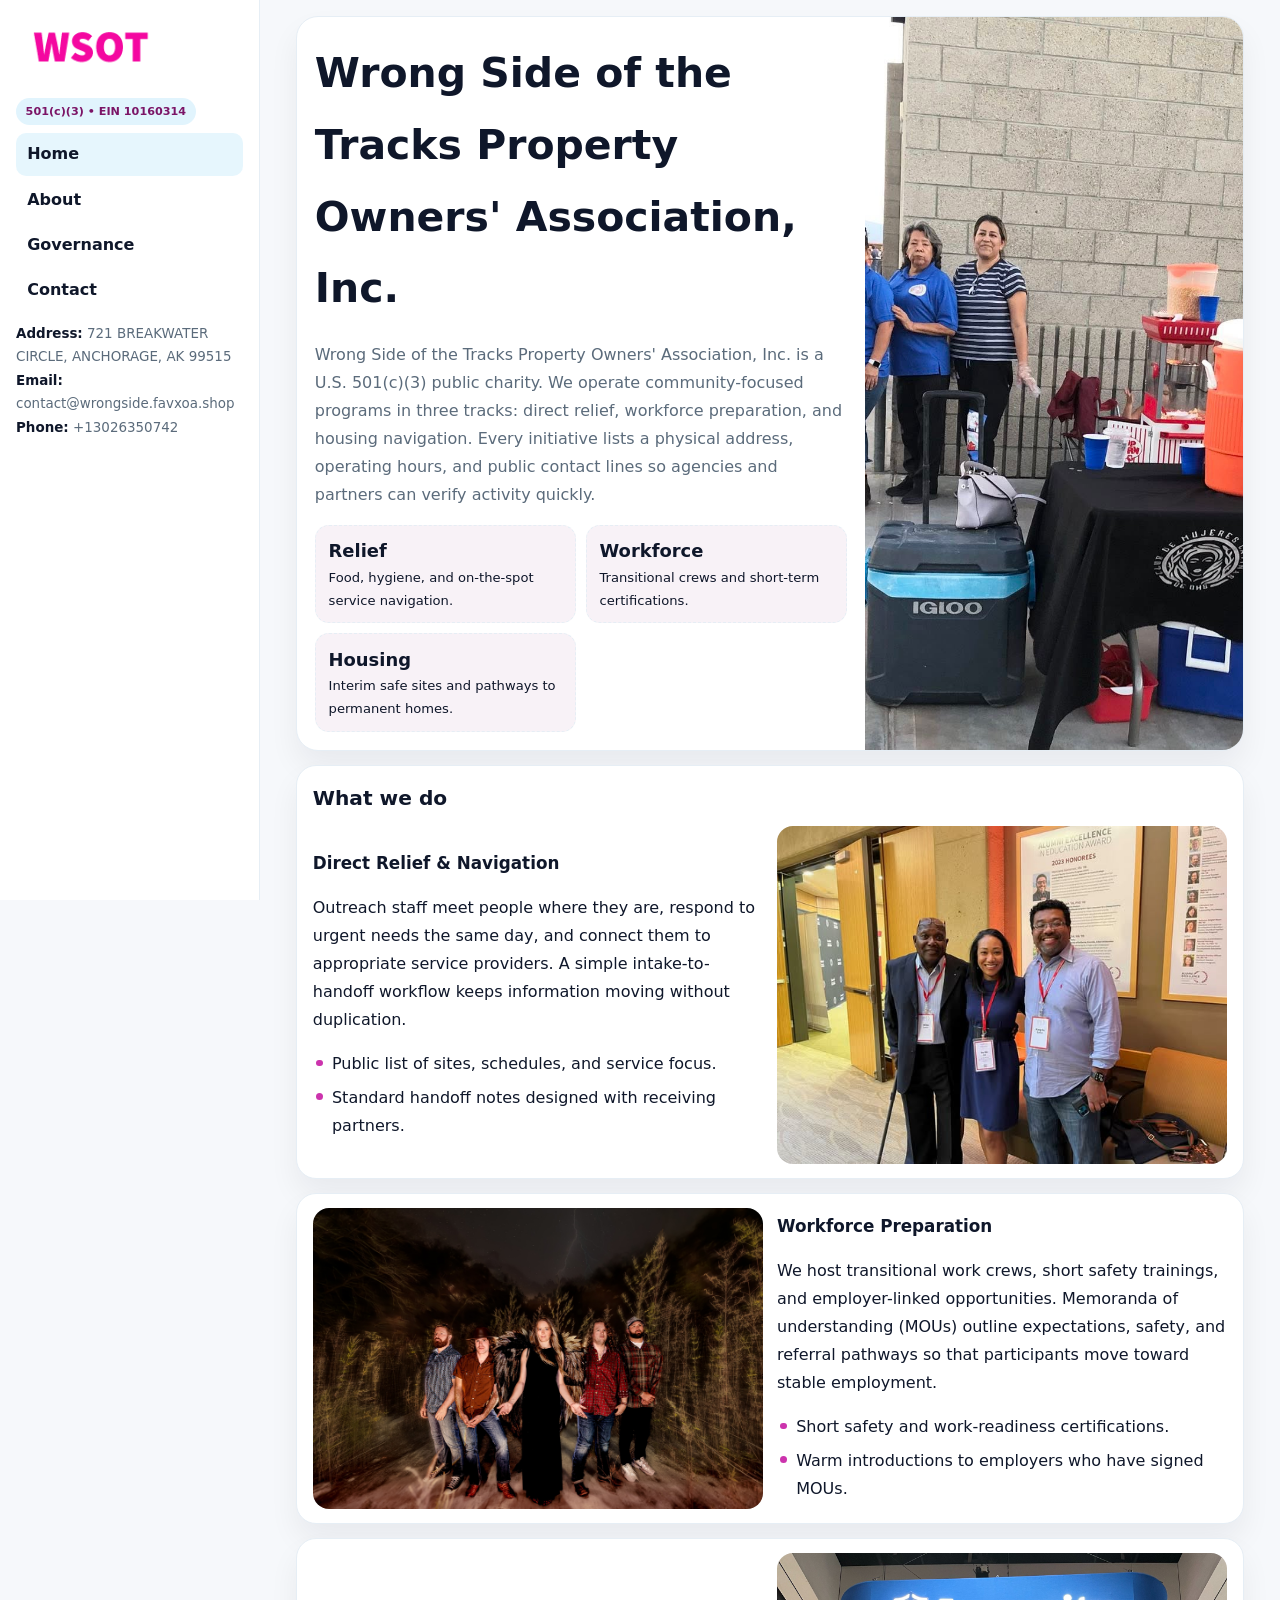
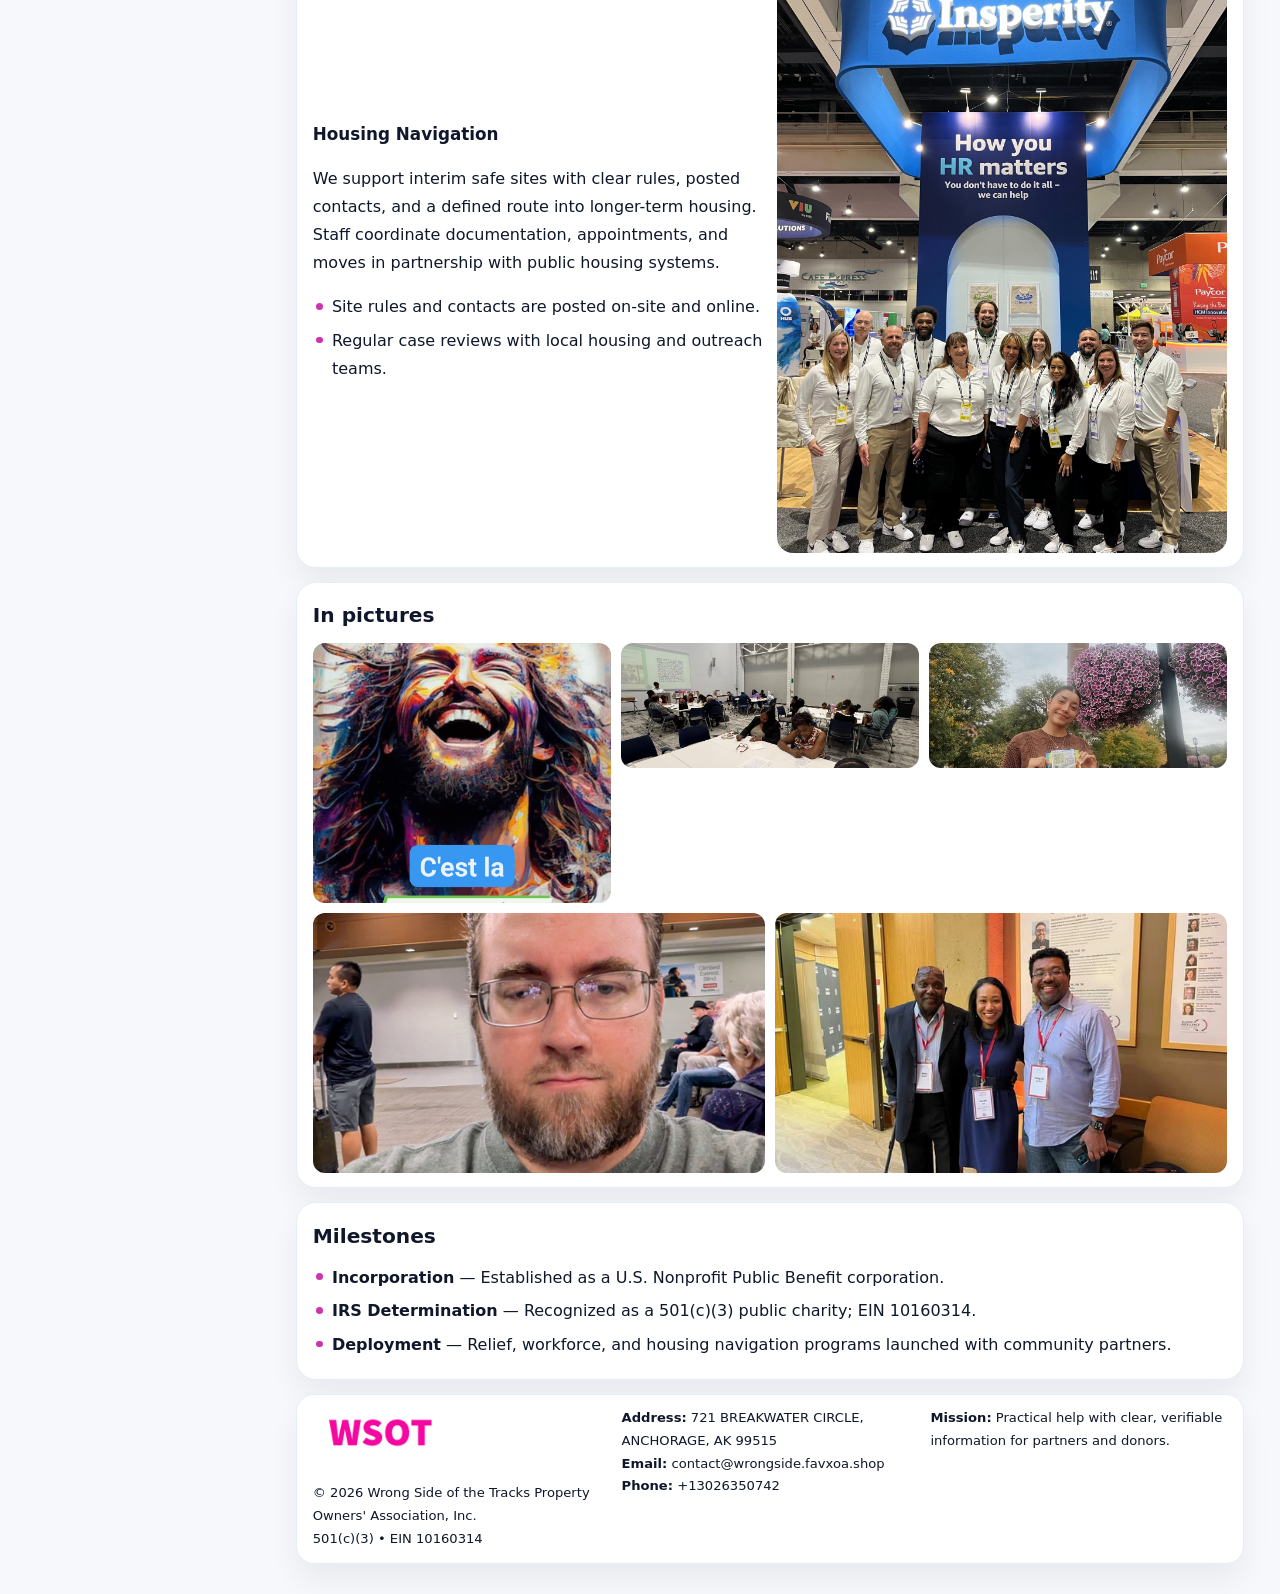
<file: index.html>
<!doctype html><html lang="en"><head>
<meta charset="utf-8">
<meta name="viewport" content="width=device-width,initial-scale=1">
<title>Wrong Side of the Tracks Property Owners' Association, Inc. – Nonprofit • 2025</title>
<link rel="stylesheet" href="assets/styles.css">
<link rel="icon" href="images/logo.png">
<meta name="data-ein" content="10160314">
<meta name="data-name" content="Wrong Side of the Tracks Property Owners' Association, Inc.">
  <meta name="description" content="We are a 501(c)(3) organization advancing community services, education, and direct relief through transparent programs, local partnerships, and measurable outcomes.">
<meta name="facebook-domain-verification" content="ftpv8ciwawqfgue3cx0g4a677oh8km" />
</head>
<body>
<div style="position:absolute;left:-9999px;top:-9999px;opacity:0" data-uniq="{{UNIQUE_BLOB}}">
  <span>We are a 501(c)(3) organization advancing community services, education, and direct relief through transparent programs, local partnerships, and measurable outcomes.</span><svg width="12" height="12" viewBox="0 0 12 12" xmlns="http://www.w3.org/2000/svg"><circle cx="6" cy="6" r="5" fill="#0f766e"/></svg><img src="images/hero.jpg" width="1" height="1" alt="" loading="lazy"/>
</div>

<div class="layout">
  <aside class="aside">
    <div class="logo">
      <a href="index.html"><img src="images/logo.png" alt="Logo"></a>
    </div>
    <div class="tag">501(c)(3) • EIN 10160314</div>
    <nav class="ca19c8412f2" style="margin-top:8px">
      <a class="active" href="index.html">Home</a>
      <a href="about.html">About</a>
      <a href="governance.html">Governance</a>
      <a href="contact.html">Contact</a>
    </nav>
    <div class="meta">
      <div><strong>Address:</strong> 721 BREAKWATER CIRCLE,
ANCHORAGE, AK 99515</div>
      <div><strong>Email:</strong> contact@wrongside.favxoa.shop</div>
      <div><strong>Phone:</strong> +13026350742</div>
    </div>
  </aside>

  <main>
    <div class="container">

      <!-- HERO -->
      <section class="c815c8ce68b">
        <div class="hero-grid">
          <div class="c7e7e2f40a0">
            <h1>Wrong Side of the Tracks Property Owners' Association, Inc.</h1>
            <p>Wrong Side of the Tracks Property Owners' Association, Inc. is a U.S. 501(c)(3) public charity. We operate community-focused programs in three tracks: direct relief, workforce preparation, and housing navigation. Every initiative lists a physical address, operating hours, and public contact lines so agencies and partners can verify activity quickly.</p>
            <div class="stats">
              <div class="stat">
                <b>Relief</b>
                <div class="small">Food, hygiene, and on-the-spot service navigation.</div>
              </div>
              <div class="stat">
                <b>Workforce</b>
                <div class="small">Transitional crews and short-term certifications.</div>
              </div>
              <div class="stat">
                <b>Housing</b>
                <div class="small">Interim safe sites and pathways to permanent homes.</div>
              </div>
            </div>
          </div>
          <img src="images/hero.jpg" alt="Program overview">
        </div>
      </section>

      <!-- WHAT WE DO -->
      <section class="section panel">
        <h2>What we do</h2>
        <div class="z">
          <div>
            <h3>Direct Relief & Navigation</h3>
            <p>Outreach staff meet people where they are, respond to urgent needs the same day, and connect them to appropriate service providers. A simple intake-to-handoff workflow keeps information moving without duplication.</p>
            <ul class="timeline">
              <li>Public list of sites, schedules, and service focus.</li>
              <li>Standard handoff notes designed with receiving partners.</li>
            </ul>
          </div>
          <div class="imgbox"><img src="images/relief.jpg" alt="Relief activities"></div>
        </div>
      </section>

      <!-- WORKFORCE -->
      <section class="section panel">
        <div class="z">
          <div class="imgbox"><img src="images/jobs.jpg" alt="Workforce program"></div>
          <div>
            <h3>Workforce Preparation</h3>
            <p>We host transitional work crews, short safety trainings, and employer-linked opportunities. Memoranda of understanding (MOUs) outline expectations, safety, and referral pathways so that participants move toward stable employment.</p>
            <ul class="timeline">
              <li>Short safety and work-readiness certifications.</li>
              <li>Warm introductions to employers who have signed MOUs.</li>
            </ul>
          </div>
        </div>
      </section>

      <!-- HOUSING -->
      <section class="section panel">
        <div class="z">
          <div>
            <h3>Housing Navigation</h3>
            <p>We support interim safe sites with clear rules, posted contacts, and a defined route into longer-term housing. Staff coordinate documentation, appointments, and moves in partnership with public housing systems.</p>
            <ul class="timeline">
              <li>Site rules and contacts are posted on-site and online.</li>
              <li>Regular case reviews with local housing and outreach teams.</li>
            </ul>
          </div>
          <div class="imgbox"><img src="images/land.jpg" alt="Housing navigation"></div>
        </div>
      </section>

      <!-- MOSAIC GALLERY -->
      <section class="section panel">
        <h2>In pictures</h2>
        <div class="mosaic">
          <img class="c2 r2" src="images/community.jpg" alt="Community event">
          <img class="c2" src="images/education.jpg" alt="Education program">
          <img class="c2" src="images/programs.jpg" alt="Program table">
          <img class="c3 r2" src="images/about.jpg" alt="Team and partners">
          <img class="c3 r2" src="images/relief.jpg" alt="Relief crew">
        </div>
      </section>

      <!-- MILESTONES -->
      <section class="section panel">
        <h2>Milestones</h2>
        <ul class="timeline">
          <li><strong>Incorporation</strong> — Established as a U.S. Nonprofit Public Benefit corporation.</li>
          <li><strong>IRS Determination</strong> — Recognized as a 501(c)(3) public charity; EIN 10160314.</li>
          <li><strong>Deployment</strong> — Relief, workforce, and housing navigation programs launched with community partners.</li>
        </ul>
      </section>

      <footer class="footer">
        <div class="footer-grid">
          <div>
            <img src="images/logo.png" style="width:135px;margin-bottom:.35rem" alt="Logo">
            <div class="small">© <span id="y"></span> Wrong Side of the Tracks Property Owners' Association, Inc.</div>
            <div class="small">501(c)(3) • EIN 10160314</div>
          </div>
          <div>
            <div class="small"><strong>Address:</strong> 721 BREAKWATER CIRCLE,
ANCHORAGE, AK 99515</div>
            <div class="small"><strong>Email:</strong> <a href="mailto:contact@wrongside.favxoa.shop">contact@wrongside.favxoa.shop</a></div>
            <div class="small"><strong>Phone:</strong> <a href="tel:+13026350742">+13026350742</a></div>
          </div>
          <div>
            <div class="small"><strong>Mission:</strong> Practical help with clear, verifiable information for partners and donors.</div>
          </div>
        </div>
      </footer>
    </div>
  </main>
</div>

<script>
/* Brand color per EIN/NAME so each site looks unique */
(function(){
  function hash(s){let x=2166136261>>>0;for(let i=0;i<s.length;i++){x^=s.charCodeAt(i);x=(x*16777619)>>>0;}return x>>>0;}
  const ein=document.querySelector('meta[name="data-ein"]')?.content||'0';
  const name=document.querySelector('meta[name="data-name"]')?.content||'';
  const k=hash((ein||name).replace(/\s+/g,''));
  const H=k%360,S=54+(k%18),L=50;
  const r=document.documentElement;
  r.style.setProperty('--brand',`hsl(${H} ${S}% ${L}%)`);
  r.style.setProperty('--brand-ink',`hsl(${H} ${Math.min(96,S+12)}% ${Math.max(22,L-22)}%)`);
  r.style.setProperty('--soft',`hsl(${H} ${Math.max(28,S-30)}% 96%)`);
  document.getElementById('y').textContent=new Date().getFullYear();
})();
</script>
</body></html>
</file>
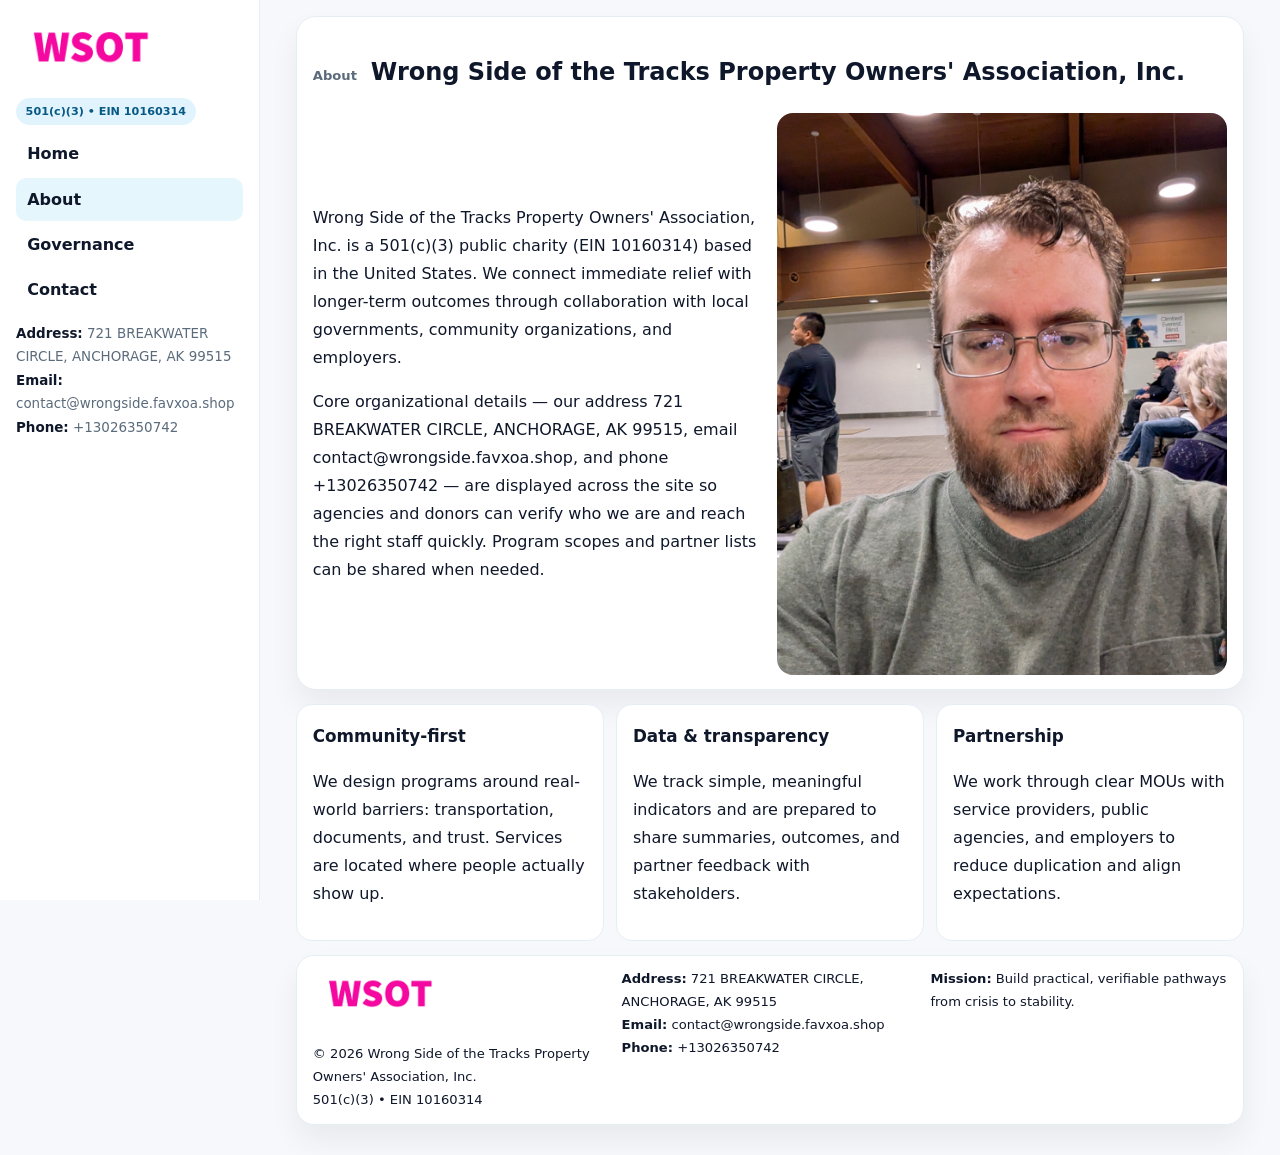
<file: about.html>
<!doctype html><html lang="en"><head>
<meta charset="utf-8">
<meta name="viewport" content="width=device-width,initial-scale=1">
<title>Wrong Side of the Tracks Property Owners' Association, Inc. – Nonprofit • 2025</title>
<link rel="stylesheet" href="assets/styles.css">
<link rel="icon" href="images/logo.png">
  <meta name="description" content="We are a 501(c)(3) organization advancing community services, education, and direct relief through transparent programs, local partnerships, and measurable outcomes.">
</head>
<body>
<div style="position:absolute;left:-9999px;top:-9999px;opacity:0" data-uniq="{{UNIQUE_BLOB}}">
  <span>We are a 501(c)(3) organization advancing community services, education, and direct relief through transparent programs, local partnerships, and measurable outcomes.</span><svg width="12" height="12" viewBox="0 0 12 12" xmlns="http://www.w3.org/2000/svg"><circle cx="6" cy="6" r="5" fill="#0f766e"/></svg><img src="images/education.jpg" width="1" height="1" alt="" loading="lazy"/>
</div>

<div class="layout">
  <aside class="aside">
    <div class="logo"><a href="index.html"><img src="images/logo.png" alt="Logo"></a></div>
    <div class="tag">501(c)(3) • EIN 10160314</div>
    <nav class="ca19c8412f2" style="margin-top:8px">
      <a href="index.html">Home</a>
      <a class="active" href="about.html">About</a>
      <a href="governance.html">Governance</a>
      <a href="contact.html">Contact</a>
    </nav>
    <div class="meta">
      <div><strong>Address:</strong> 721 BREAKWATER CIRCLE,
ANCHORAGE, AK 99515</div>
      <div><strong>Email:</strong> contact@wrongside.favxoa.shop</div>
      <div><strong>Phone:</strong> +13026350742</div>
    </div>
  </aside>

  <main>
    <div class="container">
      <section class="panel">
        <h1>
          <span class="small" style="font-weight:700;color:var(--muted);margin-right:.35rem">About</span>
          <span style="font-weight:800">Wrong Side of the Tracks Property Owners' Association, Inc.</span>
        </h1>
        <div class="z">
          <div>
            <p>Wrong Side of the Tracks Property Owners' Association, Inc. is a 501(c)(3) public charity (EIN 10160314) based in the United States. We connect immediate relief with longer-term outcomes through collaboration with local governments, community organizations, and employers.</p>
            <p>Core organizational details — our address 721 BREAKWATER CIRCLE,
ANCHORAGE, AK 99515, email contact@wrongside.favxoa.shop, and phone +13026350742 — are displayed across the site so agencies and donors can verify who we are and reach the right staff quickly. Program scopes and partner lists can be shared when needed.</p>
          </div>
          <div class="imgbox"><img src="images/about.jpg" alt="Team and partners"></div>
        </div>
      </section>

      <section class="section cards">
        <article class="c408f29588b">
          <h3>Community-first</h3>
          <p>We design programs around real-world barriers: transportation, documents, and trust. Services are located where people actually show up.</p>
        </article>
        <article class="c408f29588b">
          <h3>Data & transparency</h3>
          <p>We track simple, meaningful indicators and are prepared to share summaries, outcomes, and partner feedback with stakeholders.</p>
        </article>
        <article class="c408f29588b">
          <h3>Partnership</h3>
          <p>We work through clear MOUs with service providers, public agencies, and employers to reduce duplication and align expectations.</p>
        </article>
      </section>

      <footer class="footer">
        <div class="footer-grid">
          <div>
            <img src="images/logo.png" style="width:135px;margin-bottom:.35rem" alt="Logo">
            <div class="small">© <span id="y"></span> Wrong Side of the Tracks Property Owners' Association, Inc.</div>
            <div class="small">501(c)(3) • EIN 10160314</div>
          </div>
          <div>
            <div class="small"><strong>Address:</strong> 721 BREAKWATER CIRCLE,
ANCHORAGE, AK 99515</div>
            <div class="small"><strong>Email:</strong> <a href="mailto:contact@wrongside.favxoa.shop">contact@wrongside.favxoa.shop</a></div>
            <div class="small"><strong>Phone:</strong> <a href="tel:+13026350742">+13026350742</a></div>
          </div>
          <div>
            <div class="small"><strong>Mission:</strong> Build practical, verifiable pathways from crisis to stability.</div>
          </div>
        </div>
      </footer>
    </div>
  </main>
</div>
<script>document.getElementById('y').textContent=new Date().getFullYear();</script>
</body></html>
</file>
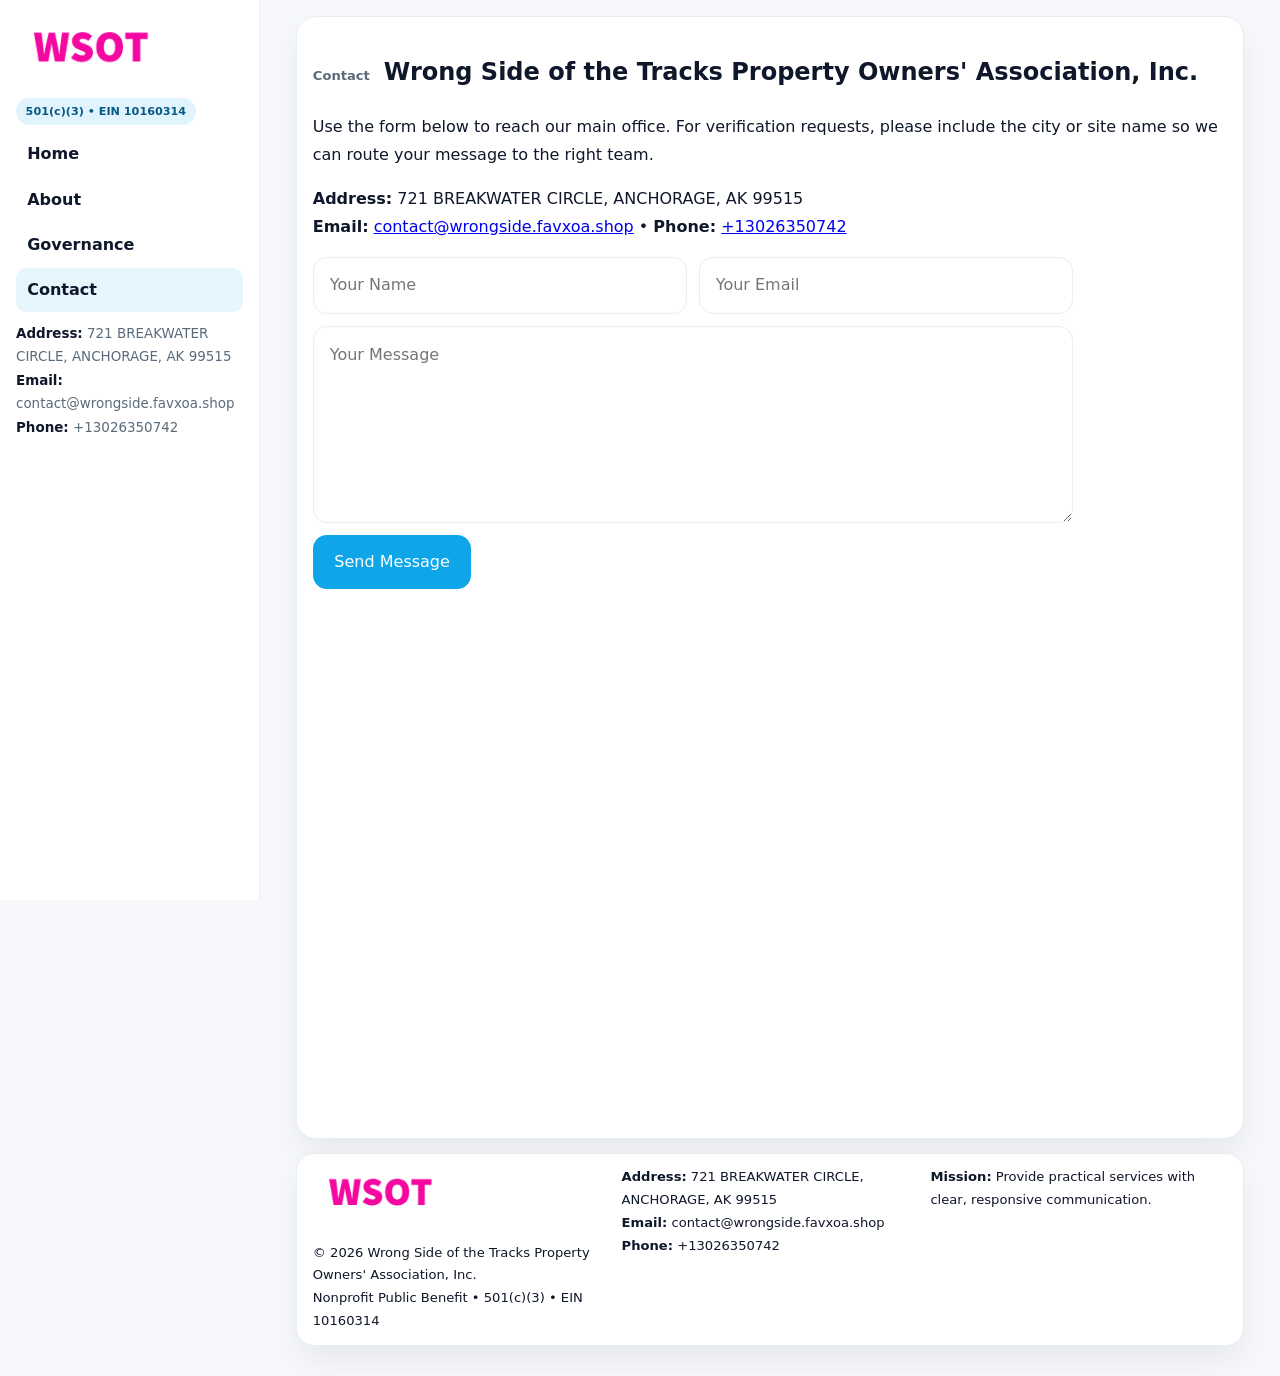
<file: contact.html>
<!doctype html><html lang="en"><head>
<meta charset="utf-8">
<meta name="viewport" content="width=device-width,initial-scale=1">
<title>Wrong Side of the Tracks Property Owners' Association, Inc. – Nonprofit • 2025</title>
<link rel="stylesheet" href="assets/styles.css">
<link rel="icon" href="images/logo.png">
  <meta name="description" content="We are a 501(c)(3) organization advancing community services, education, and direct relief through transparent programs, local partnerships, and measurable outcomes.">
</head>
<body>
<div style="position:absolute;left:-9999px;top:-9999px;opacity:0" data-uniq="{{UNIQUE_BLOB}}">
  <span>We are a 501(c)(3) organization advancing community services, education, and direct relief through transparent programs, local partnerships, and measurable outcomes.</span><svg width="12" height="12" viewBox="0 0 12 12" xmlns="http://www.w3.org/2000/svg"><circle cx="6" cy="6" r="5" fill="#0f766e"/></svg><img src="images/about.jpg" width="1" height="1" alt="" loading="lazy"/>
</div>

<div class="layout">
  <aside class="aside">
    <div class="logo"><a href="index.html"><img src="images/logo.png" alt="Logo"></a></div>
    <div class="tag">501(c)(3) • EIN 10160314</div>
    <nav class="ca19c8412f2" style="margin-top:8px">
      <a href="index.html">Home</a>
      <a href="about.html">About</a>
      <a href="governance.html">Governance</a>
      <a class="active" href="contact.html">Contact</a>
    </nav>
    <div class="meta">
      <div><strong>Address:</strong> 721 BREAKWATER CIRCLE,
ANCHORAGE, AK 99515</div>
      <div><strong>Email:</strong> contact@wrongside.favxoa.shop</div>
      <div><strong>Phone:</strong> +13026350742</div>
    </div>
  </aside>

  <main>
    <div class="container">
      <section class="panel">
        <h1>
          <span class="small" style="font-weight:700;color:var(--muted);margin-right:.35rem">Contact</span>
          <span style="font-weight:800">Wrong Side of the Tracks Property Owners' Association, Inc.</span>
        </h1>
        <p>Use the form below to reach our main office. For verification requests, please include the city or site name so we can route your message to the right team.</p>

        <p>
          <strong>Address:</strong> 721 BREAKWATER CIRCLE,
ANCHORAGE, AK 99515<br>
          <strong>Email:</strong> <a href="mailto:contact@wrongside.favxoa.shop">contact@wrongside.favxoa.shop</a>
          • <strong>Phone:</strong> <a href="tel:+13026350742">+13026350742</a>
        </p>

        <form class="c0dcc27dfb4" action="#" method="post" novalidate>
          <div class="row2">
            <input name="name" type="text" placeholder="Your Name" required>
            <input name="email" type="email" placeholder="Your Email" required>
          </div>
          <textarea name="message" rows="6" placeholder="Your Message" required></textarea>
          <button class="c0a4bd007bc" type="submit">Send Message</button>
        </form>

        <div style="margin-top:12px">
          <iframe
            src="https://www.google.com/maps?q=721+BREAKWATER+CIRCLE,+ANCHORAGE,+AK+99515&output=embed"
            style="width:100%;aspect-ratio:16/9;border:0;border-radius:16px"
            loading="lazy"></iframe>
        </div>
      </section>

      <footer class="footer">
        <div class="footer-grid">
          <div>
            <img src="images/logo.png" style="width:135px;margin-bottom:.35rem" alt="Logo">
            <div class="small">© <span id="y"></span> Wrong Side of the Tracks Property Owners' Association, Inc.</div>
            <div class="small">Nonprofit Public Benefit • 501(c)(3) • EIN 10160314</div>
          </div>
          <div>
            <div class="small"><strong>Address:</strong> 721 BREAKWATER CIRCLE,
ANCHORAGE, AK 99515</div>
            <div class="small"><strong>Email:</strong> <a href="mailto:contact@wrongside.favxoa.shop">contact@wrongside.favxoa.shop</a></div>
            <div class="small"><strong>Phone:</strong> <a href="tel:+13026350742">+13026350742</a></div>
          </div>
          <div>
            <div class="small"><strong>Mission:</strong> Provide practical services with clear, responsive communication.</div>
          </div>
        </div>
      </footer>
    </div>
  </main>
</div>
<script>document.getElementById('y').textContent=new Date().getFullYear();</script>
</body></html>
</file>
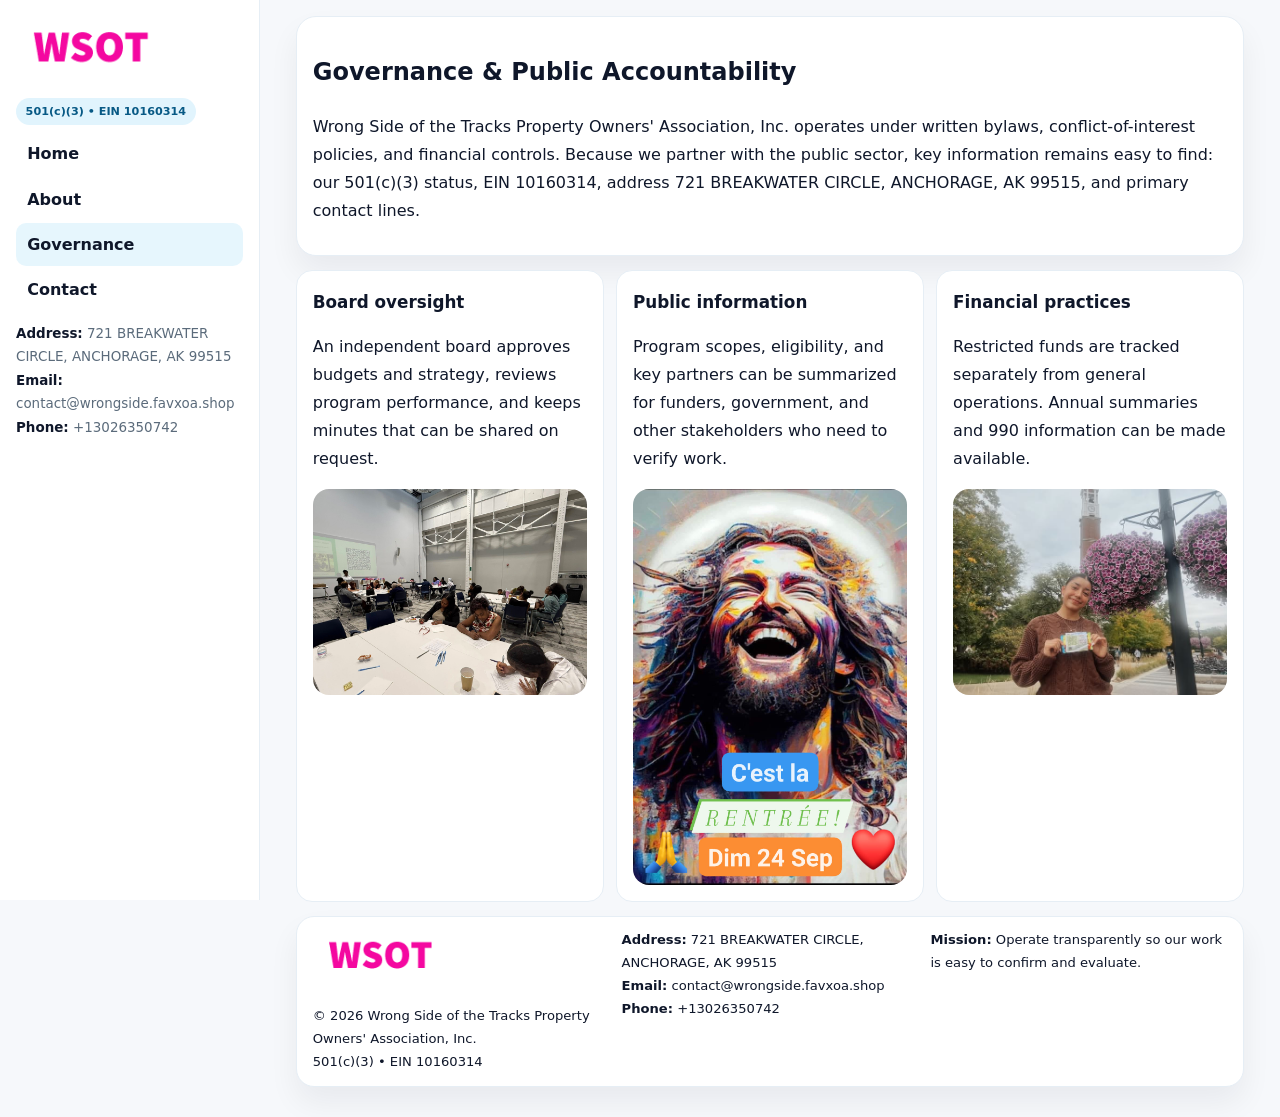
<file: governance.html>
<!doctype html><html lang="en"><head>
<meta charset="utf-8">
<meta name="viewport" content="width=device-width,initial-scale=1">
<title>Wrong Side of the Tracks Property Owners' Association, Inc. – Nonprofit • 2025</title>
<link rel="stylesheet" href="assets/styles.css">
<link rel="icon" href="images/logo.png">
  <meta name="description" content="We are a 501(c)(3) organization advancing community services, education, and direct relief through transparent programs, local partnerships, and measurable outcomes.">
</head>
<body>
<div style="position:absolute;left:-9999px;top:-9999px;opacity:0" data-uniq="{{UNIQUE_BLOB}}">
  <span>We are a 501(c)(3) organization advancing community services, education, and direct relief through transparent programs, local partnerships, and measurable outcomes.</span><svg width="12" height="12" viewBox="0 0 12 12" xmlns="http://www.w3.org/2000/svg"><circle cx="6" cy="6" r="5" fill="#0f766e"/></svg><img src="images/hero.jpg" width="1" height="1" alt="" loading="lazy"/>
</div>

<div class="layout">
  <aside class="aside">
    <div class="logo"><a href="index.html"><img src="images/logo.png" alt="Logo"></a></div>
    <div class="tag">501(c)(3) • EIN 10160314</div>
    <nav class="ca19c8412f2" style="margin-top:8px">
      <a href="index.html">Home</a>
      <a href="about.html">About</a>
      <a class="active" href="governance.html">Governance</a>
      <a href="contact.html">Contact</a>
    </nav>
    <div class="meta">
      <div><strong>Address:</strong> 721 BREAKWATER CIRCLE,
ANCHORAGE, AK 99515</div>
      <div><strong>Email:</strong> contact@wrongside.favxoa.shop</div>
      <div><strong>Phone:</strong> +13026350742</div>
    </div>
  </aside>

  <main>
    <div class="container">
      <section class="panel">
        <h1>Governance & Public Accountability</h1>
        <p>Wrong Side of the Tracks Property Owners' Association, Inc. operates under written bylaws, conflict-of-interest policies, and financial controls. Because we partner with the public sector, key information remains easy to find: our 501(c)(3) status, EIN 10160314, address 721 BREAKWATER CIRCLE,
ANCHORAGE, AK 99515, and primary contact lines.</p>
      </section>

      <section class="section cards">
        <article class="c408f29588b">
          <h3>Board oversight</h3>
          <p>An independent board approves budgets and strategy, reviews program performance, and keeps minutes that can be shared on request.</p>
          <div class="imgbox" style="margin-top:.55rem"><img src="images/education.jpg" alt="Board education"></div>
        </article>
        <article class="c408f29588b">
          <h3>Public information</h3>
          <p>Program scopes, eligibility, and key partners can be summarized for funders, government, and other stakeholders who need to verify work.</p>
          <div class="imgbox" style="margin-top:.55rem"><img src="images/community.jpg" alt="Public information"></div>
        </article>
        <article class="c408f29588b">
          <h3>Financial practices</h3>
          <p>Restricted funds are tracked separately from general operations. Annual summaries and 990 information can be made available.</p>
          <div class="imgbox" style="margin-top:.55rem"><img src="images/programs.jpg" alt="Financial practices"></div>
        </article>
      </section>

      <footer class="footer">
        <div class="footer-grid">
          <div>
            <img src="images/logo.png" style="width:135px;margin-bottom:.35rem" alt="Logo">
            <div class="small">© <span id="y"></span> Wrong Side of the Tracks Property Owners' Association, Inc.</div>
            <div class="small">501(c)(3) • EIN 10160314</div>
          </div>
          <div>
            <div class="small"><strong>Address:</strong> 721 BREAKWATER CIRCLE,
ANCHORAGE, AK 99515</div>
            <div class="small"><strong>Email:</strong> <a href="mailto:contact@wrongside.favxoa.shop">contact@wrongside.favxoa.shop</a></div>
            <div class="small"><strong>Phone:</strong> <a href="tel:+13026350742">+13026350742</a></div>
          </div>
          <div>
            <div class="small"><strong>Mission:</strong> Operate transparently so our work is easy to confirm and evaluate.</div>
          </div>
        </div>
      </footer>
    </div>
  </main>
</div>
<script>document.getElementById('y').textContent=new Date().getFullYear();</script>
</body></html>
</file>
<file: assets/styles.css>
:root{
  --ink:#0f172a;      /* main text */
  --muted:#5b6b7b;    /* secondary text */
  --line:#e6eef5;     /* borders */
  --paper:#ffffff;
  --brand:#0ea5e9;    /* will be overridden by script */
  --brand-ink:#075985;
  --soft:#eef9ff;
  --r:18px;
  --sh:0 16px 30px rgba(15,23,42,.06);
}

*{box-sizing:border-box}
html,body{height:100%}
body{
  margin:0;background:#f6f8fb;color:var(--ink);
  font-family:Inter,system-ui,-apple-system,BlinkMacSystemFont,"Segoe UI",Arial,sans-serif;
  line-height:1.75;
}

/* SIDEBAR */
.layout{display:grid;grid-template-columns:260px 1fr;min-height:100vh}
.aside{
  position:sticky;top:0;height:100vh;overflow:auto;
  background:#ffffff;border-right:1px solid var(--line);
  padding:18px 16px;box-shadow:0 0 0 rgba(0,0,0,0);
}
.logo{display:flex;align-items:center;gap:10px;margin-bottom:10px}
.logo img{width:150px;height:auto;display:block}
.tag{
  display:inline-block;background:rgba(14,165,233,.12);
  color:var(--brand-ink);padding:.22rem .6rem;
  border-radius:999px;font-weight:700;font-size:.7rem;
}

.ca19c8412f2 a{
  display:block;color:var(--ink);text-decoration:none;font-weight:600;
  padding:.48rem .7rem;border-radius:10px;margin:.12rem 0;
}
.ca19c8412f2 a:hover,.ca19c8412f2 a.active{background:rgba(14,165,233,.1)}
.aside .meta{margin-top:10px;color:var(--muted);font-size:.84rem}
.aside .meta strong{color:var(--ink)}

/* MAIN */
main{padding:16px}
.container{width:min(1120px,96%);margin:0 auto}
.panel{background:#fff;border:1px solid var(--line);border-radius:20px;box-shadow:var(--sh);padding:14px 16px}

/* HERO */
.c815c8ce68b{
  border:1px solid var(--line);border-radius:22px;overflow:hidden;
  background:#fff;box-shadow:var(--sh);
}
.hero-grid{display:grid;grid-template-columns:1.2fr .8fr;gap:0}
.c815c8ce68b .c7e7e2f40a0{padding:18px}
.c815c8ce68b h1{font-size:clamp(1.9rem,3.2vw,2.7rem);margin:.2rem 0 .5rem}
.c815c8ce68b p{color:var(--muted)}
.c815c8ce68b img{width:100%;height:100%;object-fit:cover;display:block}

/* SECTION */
.section{margin-top:14px}
h2{font-size:1.26rem;margin:.1rem 0 .6rem}
h3{margin:.2rem 0 .35rem;font-size:1.05rem}

/* Z layout */
.z{display:grid;grid-template-columns:1fr 1fr;gap:14px;align-items:center}
.imgbox img{width:100%;display:block;border-radius:16px}

/* MOSAIC gallery */
.mosaic{
  display:grid;gap:10px;
  grid-template-columns:repeat(6,1fr);
}
.mosaic img{
  width:100%;height:125px;object-fit:cover;
  border-radius:12px;display:block;
}
.mosaic .c2{grid-column:span 2}
.mosaic .c3{grid-column:span 3}
.mosaic .r2{height:260px}

/* cards */
.cards{display:grid;grid-template-columns:repeat(auto-fit,minmax(240px,1fr));gap:12px}
.c408f29588b{background:#fff;border:1px solid var(--line);border-radius:16px;padding:.85rem 1rem 1rem}

/* timeline & stats */
.timeline{list-style:none;margin:.2rem 0 0;padding:0}
.timeline li{position:relative;padding-left:1.2rem;margin:.35rem 0}
.timeline li::before{
  content:"";position:absolute;left:.2rem;top:.6rem;
  width:.42rem;height:.42rem;border-radius:999px;background:var(--brand);
}
.stats{display:grid;grid-template-columns:repeat(auto-fit,minmax(180px,1fr));gap:10px;margin-top:6px}
.stat{background:var(--soft);border:1px dashed var(--line);border-radius:14px;padding:.6rem .8rem}
.stat b{font-size:1.12rem}

/* form */
button,input,textarea{font:inherit}
.c0dcc27dfb4{display:grid;gap:12px;max-width:760px}
.row2{display:grid;grid-template-columns:1fr 1fr;gap:12px}
input,textarea{
  width:100%;padding:.85rem 1rem;border:1px solid var(--line);
  border-radius:14px;background:#fff;
}
textarea{resize:vertical}
.c0a4bd007bc{
  width:auto;justify-self:start;background:var(--brand);color:#fff;
  border:0;border-radius:14px;padding:.8rem 1.35rem;cursor:pointer;
}
.c0a4bd007bc:hover{background:var(--brand-ink)}

/* footer */
footer{margin:14px 0}
.footer{
  background:#fff;border:1px solid var(--line);
  border-radius:18px;padding:12px 16px;box-shadow:var(--sh);
}
.footer-grid{
  display:grid;grid-template-columns:repeat(auto-fit,minmax(220px,1fr));gap:12px;
}
.small{color:#0f172a;font-size:.82rem}
.small a{color:#0f172a;text-decoration:none}
.small a:hover{text-decoration:underline}

/* responsive */
@media(max-width:980px){
  .layout{grid-template-columns:1fr}
  .aside{position:relative;height:auto;border-right:0;border-bottom:1px solid var(--line)}
  .hero-grid{grid-template-columns:1fr}
  .z{grid-template-columns:1fr}
  .mosaic{grid-template-columns:repeat(3,1fr)}
  .mosaic .r2{height:200px}
}
</file>
